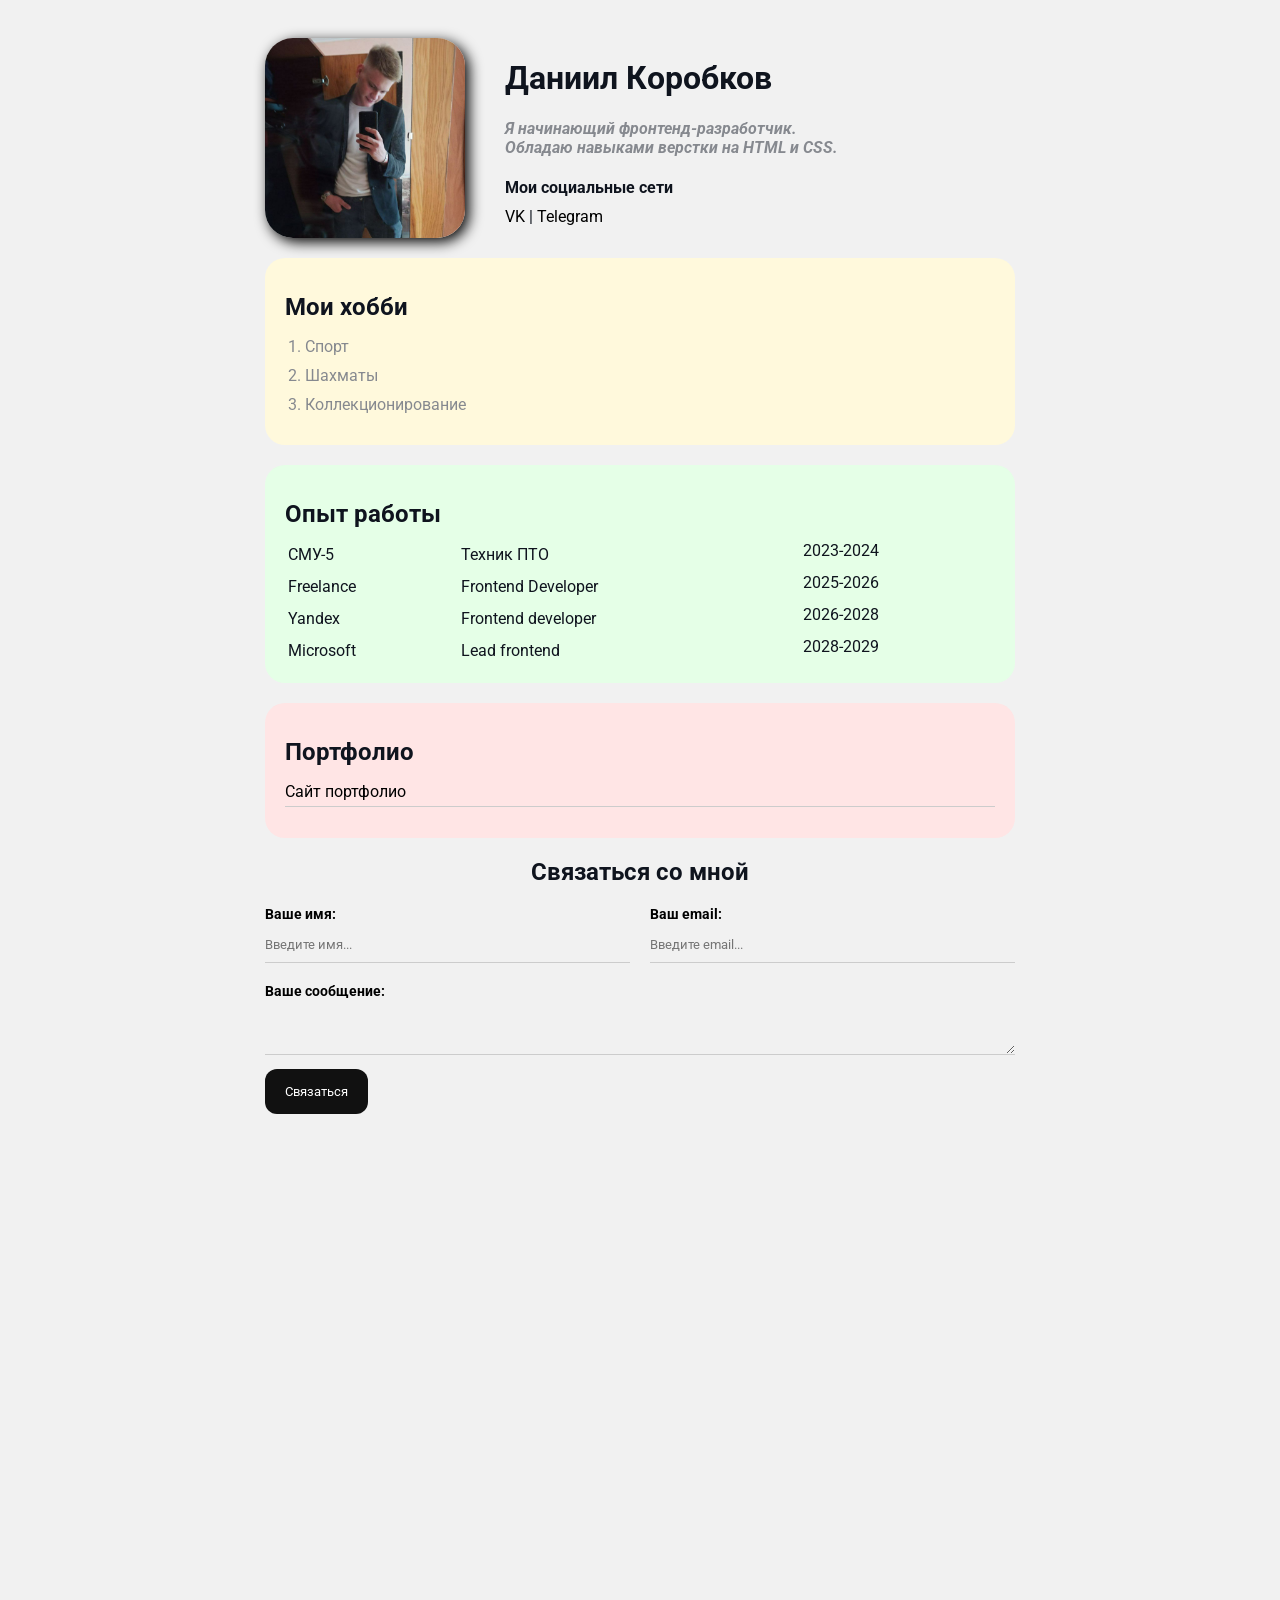
<file: index.html>
<!DOCTYPE html>
<html>
<link>
    <meta charset="UTF-8">
    <title>Daniil Resume</title>
    <link rel="stylesheet" href="styles.css">
</head>
<body>

    <div class="container">

        <div class="info">

            <img src="Avatar.jpg" alt="Тут моё фото" class="avatar">
            
            <div class="info-text">
                <h1>Даниил Коробков</h1>

                <p>Я начинающий <strong>фронтенд-разработчик.</strong></p>
                <p>Обладаю навыками верстки на HTML и CSS. </p>

                <h4>Мои социальные сети</h4>

                <a href="https://vk.com/korobkov699" target="_blank">VK</a>
                |
                <a href="https://t.me/Danon699" target="_blank">Telegram</a>
            </div>

        </div>

        <div class="card bg-yellow">

            <h2>Мои хобби</h2>

            <ol class="list">
                <li>Спорт</li>
                <li>Шахматы</li>
                <li>Коллекционирование</li>
            </ol>
        </div>

        <div class="card bg-green">

            <h2>Опыт работы</h2>
            
            <table class="table">
                    <tr>
                        <td>СМУ-5</td>
                        <td>Техник ПТО</td>
                        <td>2023-2024</td>
                    </tr>
                    <tr>
                        <td>Freelance</td>
                        <td>Frontend Developer</td>
                        <td>2025-2026</td>
                    </tr>
                     <tr>
                        <td>Yandex</td>
                        <td>Frontend developer</td>
                        <td>2026-2028</td>
                    </tr>
                    <tr>
                        <td>Microsoft</td>
                        <td>Lead frontend</td>
                        <td>2028-2029</td>
                    </tr>
            </table>
        </div>

        <div class="card bg-red">
            <h2>Портфолио</h2>
            <ul class="link-list">
                <li>
                    <a href="http://127.0.0.1:5500/index.html">Сайт портфолио</a>
                </li>
            </ul>
        </div>

        <div class="contact">

            <h2>Связаться со мной</h2>

            <form action="/">

                <div class="row">
                    <div class="form-group">
                        <label for="name">Ваше имя:</label>
                        <input type="text" id="name" placeholder="Введите имя...">
                    </div>
                    
                    <div class="form-group">
                        <label for="email">Ваш email:</label>
                        <input type="email" id="email" placeholder="Введите email...">
                    </div>
                </div>

                <div class="form-group">
                    <label for="text">Ваше сообщение:</label>
                    <textarea id="text" rows="2" cols="15"></textarea>
                </div>

                <input class="button" type="submit" value="Связаться">

            </form>
        </div>

        <div class="position">

            <div class="box">

            </div>

        </div>

    </div>

    <div style="margin-bottom: 500px;"></div>

</body>
</html>
</file>
<file: styles.css>
@import url('https://fonts.googleapis.com/css2?family=Roboto:ital,wght@0,100..900;1,100..900&display=swap');

/* *{
    padding: 0;
} */

body {
    background-color: #f1f1f1;
    color: #0f141e;

    font-size: 16px;
    font-weight: normal;
    font-family: 'Roboto', sans-serif;
}

a {
    color: black;
    text-decoration: none;
}

a:hover {
    text-decoration: underline;
}

a:active {
    color: blue;
}

a:visited {
    color: grey;
}

.avatar {
    width: 200px;
    border-radius: 28px;
    box-shadow: 4px 4px 14px rgba(0, 0, 0, 025);
}

.info{
    display: flex;
    margin-bottom: 20px;
}

@media {max-width: 700px;} {
    .info{
        text-align: center;
        display: block;
    }
}

.info-text {
    margin-left: 40px;
}

.info-text h4 {
    margin-bottom: 10px;
}

.info p{
    color: #86898f;
    margin: 0;
    font-style: italic;
    font-weight: bold;
    text-decoration: none;
    /* text-transform: uppercase; */
    /* letter-spacing: 5px; */
    /* word-spacing: 42px; */
}

/* Box Model */
.container{
    max-width: 750px;
    margin: auto;
    padding-top: 30px;
}

/*.social{
    /*background: green;/*
    /* padding: 15px; */
    /* padding: 15px 40px; */
    /* padding: 15px 20px 25px 30px; */
    /*padding-top: 15;
    padding-right: 20;
    padding-bottom: 25;
    padding-left: 30;
    border: 5px solid red;
    border-bottom-style: dotted;
    border-top-width: 15px;
    border-right-color: blue;
    margin: 20px;
}

.box-model > div{
    float: left;
    background: #000;
    height: 200px;
    width: 25%;
    border: 4px solid red;
    box-sizing: border-box;
} */

.bg-yellow{
    background: #fff9dc;
}

.bg-green{
    background: #e5ffe7;
}

.bg-red{
    background: #ffe5e5;
}

.card{
    padding: 15px 20px;
    margin-bottom: 20px;
    border-radius: 20px;
}

.card h2{
    margin-bottom: 10px;
}

.list{
    padding: 0px 20px;
}

.list li{
    color: #86898f;
    margin-bottom: 10px;
}

.table{
    width: 100%;
}

.table .td:nth-child(2),
.table td:nth-child(3){
    padding-bottom: 10px;
}

/*.table .tr:nth-child(even){
    color: red;
}*/

.link-list{
    list-style: none;
    padding: 0;
}

.link-list li{
    margin-bottom: 10px;
    padding-bottom: 5px;
    border-bottom: 1px solid #ccc;
}

.contact h2{
    text-align: center;
}

.form-group label{
    display: block;
    font-weight: bold;
    font-size: 14px;
    color: #000;
}

.form-group input,
.form-group textarea{
    width: 100%;
    box-sizing: border-box;
    border: none;
    background: transparent;
    border-bottom: 1px solid #ccc;
    color: #000;
    padding: 15px 0 10px;
    outline: none;
    font-family: inherit;
}

.row{
    display: flex;
    margin-bottom: 20px;
}

.row > .form-group {
    width: 50%;
    
}

.row > .form-group:first-child {
    margin-right: 20px;
}

.button{
    background: #111;
    border-radius: 12px;
    padding: 15px 20px;
    margin-top: 10px;
    color: #fff;
    border: none;
    font-family: inherit;
    cursor: pointer;
}

.button:hover{
    opacity: 0.9;
}

/*

.position{
    position: relative;
    border: 4px solid black;
    margin-top: 40px;
    padding: 20px;
    height: 300px;
}

.box{
    width: 50px;
    height: 50px;
    background: lightcoral;
    border-radius: 50%;

    position: fixed;
    bottom: 0;
    bottom: 50px;
    right: 50px;
} */
</file>
